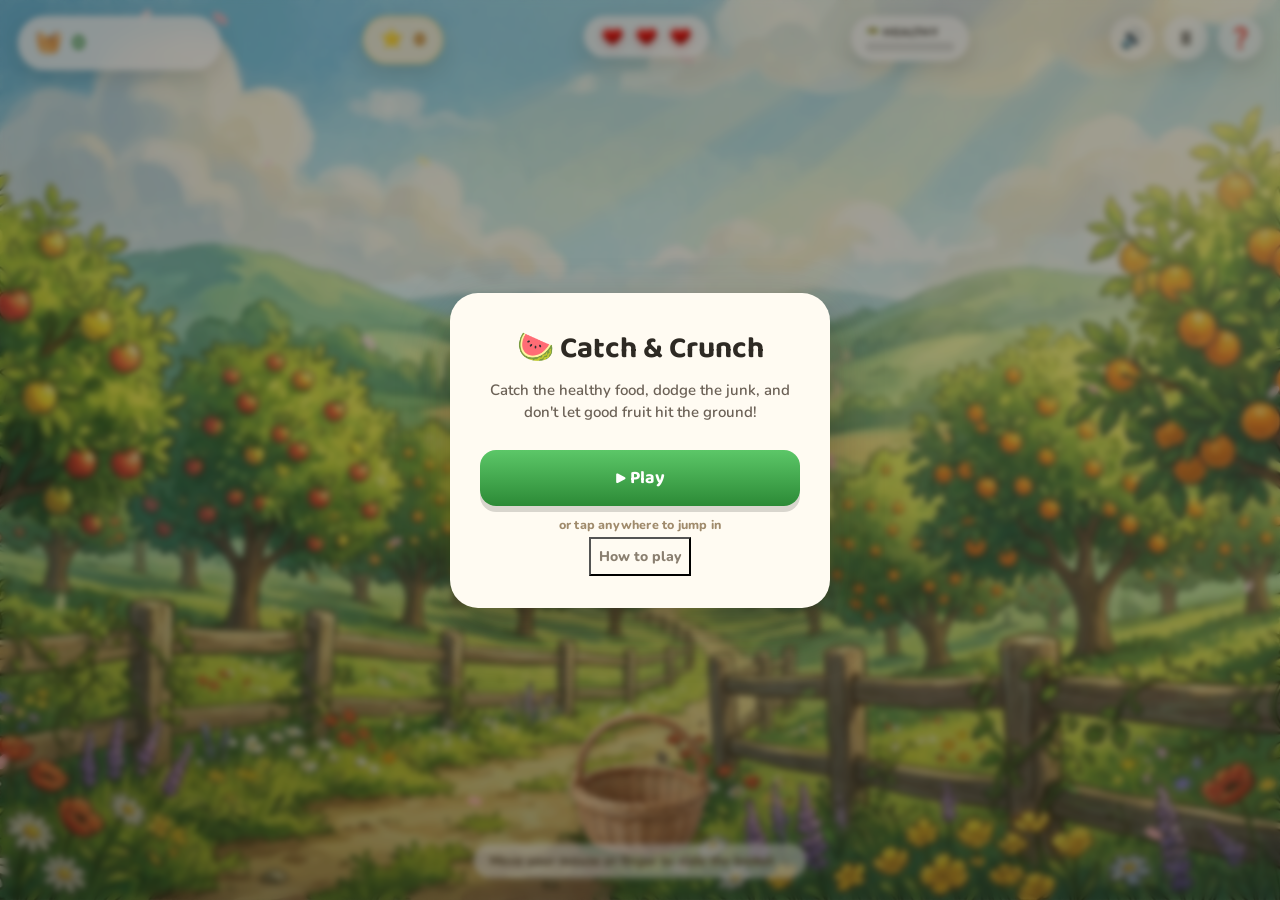
<file: index.html>
<!DOCTYPE html>
<html lang="en">

<head>
  <meta charset="UTF-8">
  <meta name="viewport" content="width=device-width, initial-scale=1.0, user-scalable=no">
  <title>Catch &amp; Crunch — Fruit Basket</title>
  <link rel="preconnect" href="https://fonts.googleapis.com">
  <link
    href="https://fonts.googleapis.com/css2?family=Baloo+2:wght@500;700;800&family=Nunito:wght@600;700;800&display=swap"
    rel="stylesheet">
  <link rel="stylesheet" href="style.css">
</head>

<body>
  <div id="app">
    <canvas id="game"></canvas>

    <div id="hud">
      <div class="pill" id="score-pill">
        🧺 <span id="score-val">0</span>
        <span id="combo-tag">x2 COMBO</span>
      </div>
      <div class="pill" id="best-pill" title="Personal Best Score">
        ⭐ <span id="best-val">0</span>
      </div>
      <div class="pill" id="lives">
        <img src="images/heart1.png" class="heart-img" alt="Life">
        <img src="images/heart1.png" class="heart-img" alt="Life">
        <img src="images/heart1.png" class="heart-img" alt="Life">
      </div>
      <div id="healthy-meter">
        <div id="healthy-label">🥗 Healthy</div>
        <div id="healthy-bar-wrap">
          <div id="healthy-bar-fill"></div>
        </div>
      </div>
      <div id="controls-right">
        <button class="icon-btn" id="sound-btn" title="Toggle Sound">🔊</button>
        <button class="icon-btn" id="pause-btn" title="Pause">⏸</button>
        <button class="icon-btn" id="help-btn" title="How to play">❓</button>
      </div>
    </div>

    <div id="hint">Move your mouse or finger to slide the basket →</div>

    <!-- COUNTDOWN -->
    <div id="countdown-overlay">
      <div id="countdown-num">3</div>
    </div>

    <!-- LEVEL UP BANNER -->
    <div id="level-up-banner">⚡ LEVEL UP!</div>

    <!-- NEW BEST BANNER -->
    <div id="new-best-banner">🏆 NEW BEST!</div>

    <!-- LOADER -->
    <div class="overlay show" id="loader-screen">
      <div class="card" id="loader-card">
        <div class="loader-fruit-bounce">🧺</div>
        <h2>Gathering Fresh Harvest...</h2>
        <p id="loader-status">Preparing orchard &amp; fresh items...</p>
        <div class="progress-bar-wrap">
          <div class="progress-bar-fill" id="loader-bar"></div>
        </div>
        <div id="loader-pct">0%</div>
      </div>
    </div>

    <!-- START -->
    <div class="overlay" id="start-screen">
      <div class="card">
        <h2>🍉 Catch &amp; Crunch</h2>
        <p>Catch the healthy food, dodge the junk, and don't let good fruit hit the ground!</p>
        <button class="btn btn-primary" id="play-btn">▶ Play</button>
        <div class="tap-hint">or tap anywhere to jump in</div>
        <button class="btn-ghost" id="rules-from-start">How to play</button>
      </div>
    </div>

    <!-- PAUSE -->
    <div class="overlay" id="pause-overlay">
      <div class="card">
        <h2>Paused</h2>
        <p>Take a breather. Your basket will wait for you.</p>
        <button class="btn btn-primary" id="resume-btn">▶ Resume</button>
        <button class="btn btn-secondary" id="restart-from-pause">↻ Restart</button>
      </div>
    </div>

    <!-- HELP -->
    <div class="overlay" id="help-overlay">
      <div class="card">
        <h2>How to Play</h2>
        <ul class="rules-list">
          <li><span class="rules-emoji">🍎</span> Catch healthy food in the basket → <b>+10 points</b></li>
          <li><span class="rules-emoji">🍩</span> Catch junk food by accident → <b>−10 points</b></li>
          <li><span class="rules-emoji">🔥</span> Catch healthy food in a row to build a <b>combo multiplier</b></li>
          <li><span class="rules-emoji">💔</span> Let healthy food fall to the ground → <b>lose 1 life</b></li>
          <li><span class="rules-emoji">🎮</span> Move the basket with your mouse, finger, or ← → arrow keys</li>
          <li><span class="rules-emoji">⚡</span> Things fall faster the longer you survive!</li>
        </ul>
        <button class="btn btn-primary" id="close-help">Got it!</button>
      </div>
    </div>

    <!-- GAME OVER -->
    <div class="overlay" id="gameover-overlay">
      <div class="card">
        <div id="new-record-badge" class="badge-ribbon hide">🏆 NEW BEST RECORD!</div>
        <h2>Basket's Full!</h2>
        <div id="final-label">YOUR SCORE</div>
        <div id="final-score">0</div>
        <div class="stats-row">
          <div class="stat-box">
            <div class="stat-num" id="stat-best">0</div>
            <div class="stat-lbl">ALL-TIME BEST</div>
          </div>
          <div class="stat-box">
            <div class="stat-num" id="stat-combo">0</div>
            <div class="stat-lbl">MAX COMBO</div>
          </div>
          <div class="stat-box">
            <div class="stat-num" id="stat-healthy">0</div>
            <div class="stat-lbl">HEALTHY CAUGHT</div>
          </div>
        </div>
        <button class="btn btn-primary" id="restart-from-over">↻ Play Again</button>
      </div>
    </div>
  </div>
  <script src="./script.js" defer></script>
</body>

</html>
</file>
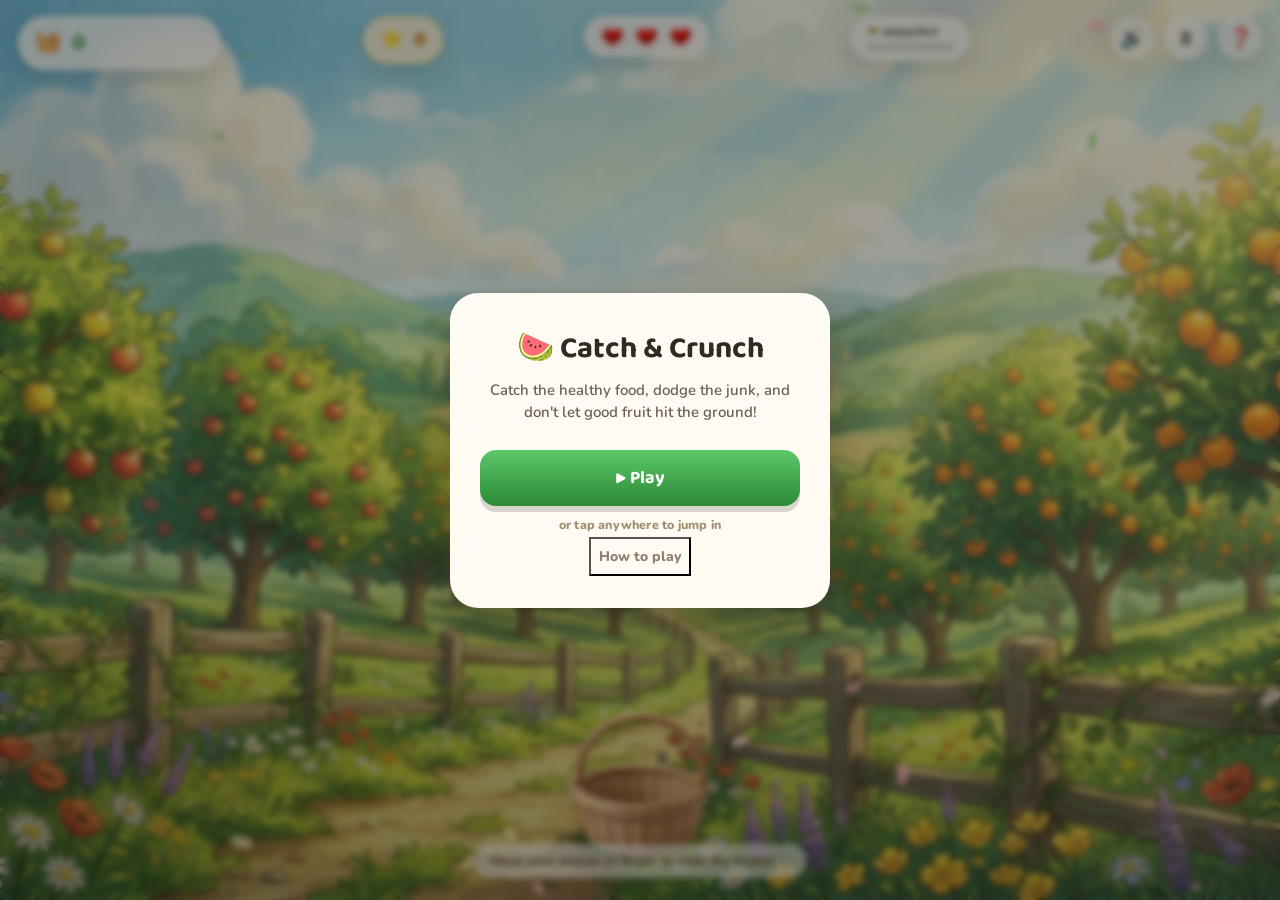
<file: fruit-catch.html>
<!DOCTYPE html>
<html lang="en">

<head>
  <meta charset="UTF-8">
  <meta name="viewport" content="width=device-width, initial-scale=1.0, user-scalable=no">
  <title>Catch &amp; Crunch — Fruit Basket</title>
  <link rel="preconnect" href="https://fonts.googleapis.com">
  <link
    href="https://fonts.googleapis.com/css2?family=Baloo+2:wght@500;700;800&family=Nunito:wght@600;700;800&display=swap"
    rel="stylesheet">
  <link rel="stylesheet" href="style.css">
</head>

<body>
  <div id="app">
    <canvas id="game"></canvas>

    <div id="hud">
      <div class="pill" id="score-pill">
        🧺 <span id="score-val">0</span>
        <span id="combo-tag">x2 COMBO</span>
      </div>
      <div class="pill" id="best-pill" title="Personal Best Score">
        ⭐ <span id="best-val">0</span>
      </div>
      <div class="pill" id="lives">
        <img src="images/heart1.png" class="heart-img" alt="Life">
        <img src="images/heart1.png" class="heart-img" alt="Life">
        <img src="images/heart1.png" class="heart-img" alt="Life">
      </div>
      <div id="healthy-meter">
        <div id="healthy-label">🥗 Healthy</div>
        <div id="healthy-bar-wrap">
          <div id="healthy-bar-fill"></div>
        </div>
      </div>
      <div id="controls-right">
        <button class="icon-btn" id="sound-btn" title="Toggle Sound">🔊</button>
        <button class="icon-btn" id="pause-btn" title="Pause">⏸</button>
        <button class="icon-btn" id="help-btn" title="How to play">❓</button>
      </div>
    </div>

    <div id="hint">Move your mouse or finger to slide the basket →</div>

    <!-- COUNTDOWN -->
    <div id="countdown-overlay">
      <div id="countdown-num">3</div>
    </div>

    <!-- LEVEL UP BANNER -->
    <div id="level-up-banner">⚡ LEVEL UP!</div>

    <!-- NEW BEST BANNER -->
    <div id="new-best-banner">🏆 NEW BEST!</div>

    <!-- LOADER -->
    <div class="overlay show" id="loader-screen">
      <div class="card" id="loader-card">
        <div class="loader-fruit-bounce">🧺</div>
        <h2>Gathering Fresh Harvest...</h2>
        <p id="loader-status">Preparing orchard &amp; fresh items...</p>
        <div class="progress-bar-wrap">
          <div class="progress-bar-fill" id="loader-bar"></div>
        </div>
        <div id="loader-pct">0%</div>
      </div>
    </div>

    <!-- START -->
    <div class="overlay" id="start-screen">
      <div class="card">
        <h2>🍉 Catch &amp; Crunch</h2>
        <p>Catch the healthy food, dodge the junk, and don't let good fruit hit the ground!</p>
        <button class="btn btn-primary" id="play-btn">▶ Play</button>
        <div class="tap-hint">or tap anywhere to jump in</div>
        <button class="btn-ghost" id="rules-from-start">How to play</button>
      </div>
    </div>

    <!-- PAUSE -->
    <div class="overlay" id="pause-overlay">
      <div class="card">
        <h2>Paused</h2>
        <p>Take a breather. Your basket will wait for you.</p>
        <button class="btn btn-primary" id="resume-btn">▶ Resume</button>
        <button class="btn btn-secondary" id="restart-from-pause">↻ Restart</button>
      </div>
    </div>

    <!-- HELP -->
    <div class="overlay" id="help-overlay">
      <div class="card">
        <h2>How to Play</h2>
        <ul class="rules-list">
          <li><span class="rules-emoji">🍎</span> Catch healthy food in the basket → <b>+10 points</b></li>
          <li><span class="rules-emoji">🍩</span> Catch junk food by accident → <b>−10 points</b></li>
          <li><span class="rules-emoji">🔥</span> Catch healthy food in a row to build a <b>combo multiplier</b></li>
          <li><span class="rules-emoji">💔</span> Let healthy food fall to the ground → <b>lose 1 life</b></li>
          <li><span class="rules-emoji">🎮</span> Move the basket with your mouse, finger, or ← → arrow keys</li>
          <li><span class="rules-emoji">⚡</span> Things fall faster the longer you survive!</li>
        </ul>
        <button class="btn btn-primary" id="close-help">Got it!</button>
      </div>
    </div>

    <!-- GAME OVER -->
    <div class="overlay" id="gameover-overlay">
      <div class="card">
        <div id="new-record-badge" class="badge-ribbon hide">🏆 NEW BEST RECORD!</div>
        <h2>Basket's Full!</h2>
        <div id="final-label">YOUR SCORE</div>
        <div id="final-score">0</div>
        <div class="stats-row">
          <div class="stat-box">
            <div class="stat-num" id="stat-best">0</div>
            <div class="stat-lbl">ALL-TIME BEST</div>
          </div>
          <div class="stat-box">
            <div class="stat-num" id="stat-combo">0</div>
            <div class="stat-lbl">MAX COMBO</div>
          </div>
          <div class="stat-box">
            <div class="stat-num" id="stat-healthy">0</div>
            <div class="stat-lbl">HEALTHY CAUGHT</div>
          </div>
        </div>
        <button class="btn btn-primary" id="restart-from-over">↻ Play Again</button>
      </div>
    </div>
  </div>
  <script src="./game.js" defer></script>
</body>

</html>
</file>
<file: style.css>
:root {
    --sky-top: #FFF3D6;
    --sky-bottom: #8FD3F4;
    --ink: #2E2A24;
    --good: #3FAE4B;
    --good-dark: #2C8A36;
    --bad: #FF5A5F;
    --bad-dark: #D6373C;
    --wood: #B67B4A;
    --wood-dark: #7C5335;
    --cream: #FFFBF2;
    --glass: rgba(255, 255, 255, 0.62);
    --glass-strong: rgba(255, 255, 255, 0.85);
    --shadow: 0 8px 24px rgba(76, 54, 25, 0.18);
}

* {
    box-sizing: border-box;
}

html,
body {
    margin: 0;
    padding: 0;
    height: 100%;
    overflow: hidden;
    font-family: 'Nunito', sans-serif;
    -webkit-tap-highlight-color: transparent;
    touch-action: none;
}

#app {
    position: relative;
    width: 100vw;
    height: 100vh;
    background: #7ec4ea url('background.jpg') no-repeat center bottom / cover;
    overflow: hidden;
}

#app::before {
    content: '';
    position: absolute;
    inset: 0;
    background:
        radial-gradient(ellipse at 85% 15%, rgba(255, 255, 235, 0.25) 0%, rgba(255, 255, 240, 0.05) 50%, rgba(20, 40, 15, 0.18) 100%),
        linear-gradient(180deg, rgba(255, 255, 255, 0.08) 0%, transparent 45%, rgba(30, 45, 15, 0.2) 100%);
    pointer-events: none;
    z-index: 1;
}

canvas {
    position: relative;
    z-index: 2;
    display: block;
    width: 100%;
    height: 100%;
}

h1,
h2,
.title-font {
    font-family: 'Baloo 2', cursive;
}

/* ---------- HUD ---------- */
#hud {
    position: absolute;
    top: 0;
    left: 0;
    right: 0;
    display: flex;
    justify-content: space-between;
    align-items: flex-start;
    padding: 16px 18px;
    pointer-events: none;
    z-index: 20;
}

.pill {
    pointer-events: auto;
    background: rgba(255, 255, 255, 0.78);
    backdrop-filter: blur(12px);
    -webkit-backdrop-filter: blur(12px);
    border: 1px solid rgba(255, 255, 255, 0.7);
    border-radius: 999px;
    box-shadow: 0 8px 24px rgba(40, 30, 15, 0.16);
    display: flex;
    align-items: center;
    gap: 10px;
    padding: 8px 16px;
}

#score-pill {
    font-family: 'Baloo 2';
    font-weight: 700;
    font-size: 22px;
    color: var(--ink);
}

#score-pill span#score-val {
    color: var(--good-dark);
    min-width: 34px;
    display: inline-block;
}

#combo-tag {
    font-family: 'Nunito';
    font-weight: 800;
    font-size: 13px;
    color: #B8590A;
    background: #FFE1B0;
    border-radius: 999px;
    padding: 3px 10px;
    opacity: 0;
    transform: scale(0.8);
    transition: opacity .2s ease, transform .2s ease;
}

#combo-tag.show {
    opacity: 1;
    transform: scale(1);
}

#best-pill {
    font-family: 'Baloo 2';
    font-weight: 700;
    font-size: 19px;
    color: #9E6B08;
    background: rgba(255, 245, 220, 0.85);
    border: 1px solid rgba(255, 215, 0, 0.5);
}

#best-pill span#best-val {
    color: #B86B05;
    font-weight: 800;
}

#lives {
    display: flex;
    gap: 7px;
    align-items: center;
    padding: 6px 14px;
}

.heart-img {
    width: 27px;
    height: 27px;
    object-fit: contain;
    filter: drop-shadow(0 3px 5px rgba(220, 30, 30, 0.4));
    transition: transform 0.35s cubic-bezier(0.34, 1.56, 0.64, 1), opacity 0.3s ease, filter 0.35s ease;
    animation: heart-idle 2.6s ease-in-out infinite;
}

.heart-img:nth-child(2) {
    animation-delay: 0.25s;
}

.heart-img:nth-child(3) {
    animation-delay: 0.5s;
}

@keyframes heart-idle {

    0%,
    100% {
        transform: scale(1);
    }

    14% {
        transform: scale(1.12);
    }

    28% {
        transform: scale(1);
    }

    42% {
        transform: scale(1.08);
    }

    56% {
        transform: scale(1);
    }
}

.heart-img.lost {
    transform: scale(0.2) rotate(-30deg);
    opacity: 0.15;
    filter: grayscale(1) drop-shadow(none);
}

.heart-img.danger {
    animation: heart-danger 0.7s ease-in-out infinite !important;
}

@keyframes heart-danger {

    0%,
    100% {
        transform: scale(1);
        filter: drop-shadow(0 0 6px #FF1744);
    }

    50% {
        transform: scale(1.24);
        filter: drop-shadow(0 0 14px #D50000);
    }
}

#controls-right {
    display: flex;
    gap: 10px;
}

.icon-btn {
    pointer-events: auto;
    width: 44px;
    height: 44px;
    border-radius: 50%;
    border: none;
    cursor: pointer;
    background: var(--glass);
    backdrop-filter: blur(10px);
    -webkit-backdrop-filter: blur(10px);
    box-shadow: var(--shadow);
    font-size: 20px;
    display: flex;
    align-items: center;
    justify-content: center;
    color: var(--ink);
    transition: transform .12s ease, background .2s ease;
}

.icon-btn:active {
    transform: scale(0.88);
}

.icon-btn:hover {
    background: var(--glass-strong);
}

/* ---------- Overlays ---------- */
.overlay {
    position: absolute;
    inset: 0;
    display: flex;
    align-items: center;
    justify-content: center;
    background: rgba(30, 24, 15, 0.42);
    backdrop-filter: blur(3px);
    z-index: 40;
    opacity: 0;
    pointer-events: none;
    transition: opacity .25s ease;
}

.overlay.show {
    opacity: 1;
    pointer-events: auto;
}

.card {
    background: var(--cream);
    border-radius: 28px;
    padding: 32px 30px;
    max-width: 380px;
    width: 88%;
    text-align: center;
    box-shadow: 0 20px 50px rgba(40, 25, 10, 0.35);
    transform: translateY(14px) scale(0.97);
    transition: transform .28s cubic-bezier(.2, 1.4, .4, 1);
}

.overlay.show .card {
    transform: translateY(0) scale(1);
}

.card h2 {
    margin: 0 0 6px;
    font-size: 30px;
    color: var(--ink);
}

.card p {
    margin: 0 0 18px;
    color: #6b6156;
    line-height: 1.5;
    font-weight: 600;
    font-size: 15px;
}

.btn {
    font-family: 'Baloo 2';
    font-weight: 700;
    font-size: 18px;
    border: none;
    border-radius: 16px;
    padding: 14px 26px;
    cursor: pointer;
    color: #fff;
    width: 100%;
    box-shadow: 0 6px 0 rgba(0, 0, 0, 0.15);
    transition: transform .08s ease, box-shadow .08s ease;
    margin-top: 8px;
}

.btn:active {
    transform: translateY(4px);
    box-shadow: 0 2px 0 rgba(0, 0, 0, 0.15);
}

.btn-primary {
    background: linear-gradient(180deg, #5CC768, var(--good-dark));
}

.btn-secondary {
    background: linear-gradient(180deg, #8FA0AE, #5C6D7A);
}

.btn-ghost {
    background: transparent;
    color: #8a7f70;
    box-shadow: none;
    font-family: 'Nunito';
    font-weight: 800;
    font-size: 14px;
    padding: 8px;
    margin-top: 4px;
}

.btn-ghost:active {
    transform: none;
}

.tap-hint {
    font-weight: 800;
    font-size: 12.5px;
    color: #a08b6c;
    margin-top: 10px;
    letter-spacing: .2px;
    animation: pulse-hint 1.8s ease-in-out infinite;
}

@keyframes pulse-hint {

    0%,
    100% {
        opacity: 0.55;
    }

    50% {
        opacity: 1;
    }
}

#start-screen,
#gameover-overlay {
    cursor: pointer;
}

#start-screen .card,
#gameover-overlay .card {
    cursor: default;
}

.rules-list {
    text-align: left;
    list-style: none;
    padding: 0;
    margin: 0 0 18px;
}

.rules-list li {
    display: flex;
    align-items: flex-start;
    gap: 10px;
    font-weight: 700;
    color: var(--ink);
    font-size: 14.5px;
    padding: 8px 0;
    border-bottom: 1px dashed #e6dcc9;
}

.rules-list li:last-child {
    border-bottom: none;
}

.rules-emoji {
    font-size: 22px;
    line-height: 1;
}

#final-score {
    font-family: 'Baloo 2';
    font-size: 56px;
    color: var(--good-dark);
    margin: 4px 0 2px;
    line-height: 1;
}

#final-label {
    font-weight: 800;
    color: #a08b6c;
    font-size: 13px;
    letter-spacing: .5px;
}

.badge-ribbon {
    display: inline-block;
    background: linear-gradient(135deg, #FFD700, #FFA000);
    color: #5D3500;
    font-weight: 800;
    font-size: 13px;
    padding: 5px 16px;
    border-radius: 999px;
    letter-spacing: 0.5px;
    box-shadow: 0 4px 14px rgba(255, 179, 0, 0.45);
    margin-bottom: 10px;
    animation: bounce-badge 1s ease-in-out infinite;
}

.badge-ribbon.hide {
    display: none;
}

@keyframes bounce-badge {

    0%,
    100% {
        transform: translateY(0);
    }

    50% {
        transform: translateY(-4px);
    }
}

.stats-row {
    display: flex;
    justify-content: center;
    gap: 12px;
    margin: 14px 0 16px;
}

.stat-box {
    flex: 1;
    background: rgba(0, 0, 0, 0.04);
    border: 1px solid rgba(0, 0, 0, 0.07);
    border-radius: 16px;
    padding: 10px 8px;
}

.stat-num {
    font-family: 'Baloo 2', cursive;
    font-size: 26px;
    font-weight: 700;
    color: var(--ink);
    line-height: 1.1;
}

.stat-lbl {
    font-size: 11px;
    font-weight: 800;
    color: #938575;
    letter-spacing: 0.4px;
}

/* mobile touch hint */
#hint {
    position: absolute;
    bottom: 22px;
    left: 50%;
    transform: translateX(-50%);
    font-weight: 800;
    color: #5a4a2f;
    background: rgba(255, 255, 255, 0.55);
    padding: 8px 16px;
    border-radius: 999px;
    font-size: 13px;
    z-index: 15;
    opacity: 1;
    transition: opacity .6s ease;
    pointer-events: none;
}

#hint.hide {
    opacity: 0;
}

/* ---------- LOADER SCREEN ---------- */
#loader-screen {
    position: absolute;
    inset: 0;
    z-index: 100;
    display: flex;
    align-items: center;
    justify-content: center;
    background: radial-gradient(circle at 50% 38%, rgba(255, 252, 242, 0.98) 0%, rgba(240, 230, 210, 0.98) 100%);
    backdrop-filter: blur(20px);
    -webkit-backdrop-filter: blur(20px);
    opacity: 1;
    pointer-events: auto;
    transition: opacity 0.5s ease;
}

#loader-card {
    background: var(--cream);
    border-radius: 28px;
    padding: 38px 30px;
    max-width: 380px;
    width: 88%;
    text-align: center;
    box-shadow: 0 20px 50px rgba(50, 35, 15, 0.25);
    border: 1px solid rgba(255, 255, 255, 0.8);
}

.loader-fruit-bounce {
    font-size: 56px;
    margin-bottom: 8px;
    display: inline-block;
    filter: drop-shadow(0 6px 12px rgba(90, 60, 25, 0.25));
    animation: basket-rock 1.3s ease-in-out infinite;
}

@keyframes basket-rock {

    0%,
    100% {
        transform: translateY(0) rotate(0deg) scale(1);
    }

    25% {
        transform: translateY(-10px) rotate(-6deg) scale(1.05);
    }

    75% {
        transform: translateY(-4px) rotate(6deg) scale(1.03);
    }
}

#loader-status {
    font-size: 14px;
    color: #8c7e6c;
    margin: 6px 0 14px;
    font-weight: 700;
}

.progress-bar-wrap {
    width: 100%;
    height: 16px;
    background: #e8ded0;
    border-radius: 999px;
    overflow: hidden;
    margin: 12px 0 8px;
    box-shadow: inset 0 2px 4px rgba(60, 40, 15, 0.14);
}

.progress-bar-fill {
    height: 100%;
    width: 0%;
    background: linear-gradient(90deg, #60d06d, #279133);
    border-radius: 999px;
    transition: width 0.2s ease-out;
    box-shadow: 0 0 10px rgba(70, 190, 80, 0.5);
}

#loader-pct {
    font-family: 'Baloo 2', cursive;
    font-size: 17px;
    font-weight: 700;
    color: var(--good-dark);
}

/* ---------- SCORE PULSE ---------- */
#score-val {
    transition: transform 0.15s cubic-bezier(0.34, 1.56, 0.64, 1);
}
#score-val.pulse {
    transform: scale(1.4);
}

/* ---------- HEALTHY METER ---------- */
#healthy-meter {
    pointer-events: none;
    display: flex;
    flex-direction: column;
    align-items: flex-start;
    gap: 3px;
    padding: 8px 14px;
    background: rgba(255, 255, 255, 0.78);
    backdrop-filter: blur(12px);
    -webkit-backdrop-filter: blur(12px);
    border: 1px solid rgba(255, 255, 255, 0.7);
    border-radius: 999px;
    box-shadow: 0 8px 24px rgba(40, 30, 15, 0.16);
}

#healthy-label {
    font-size: 11px;
    font-weight: 800;
    color: var(--ink);
    letter-spacing: 0.4px;
    text-transform: uppercase;
    font-family: 'Nunito', sans-serif;
}

#healthy-bar-wrap {
    width: 88px;
    height: 9px;
    background: rgba(0, 0, 0, 0.1);
    border-radius: 999px;
    overflow: hidden;
    box-shadow: inset 0 1px 3px rgba(0, 0, 0, 0.2);
}

#healthy-bar-fill {
    height: 100%;
    width: 0%;
    background: linear-gradient(90deg, #60d06d, #3FAE4B);
    border-radius: 999px;
    transition: width 0.35s cubic-bezier(0.4, 0, 0.2, 1);
    box-shadow: 0 0 8px rgba(70, 190, 80, 0.5);
}

/* ---------- COUNTDOWN ---------- */
#countdown-overlay {
    position: absolute;
    inset: 0;
    z-index: 50;
    display: flex;
    align-items: center;
    justify-content: center;
    pointer-events: none;
}

#countdown-num {
    font-family: 'Baloo 2', cursive;
    font-size: 180px;
    font-weight: 800;
    color: #fff;
    text-shadow: 0 0 60px rgba(255, 255, 255, 0.6), 0 8px 32px rgba(0, 0, 0, 0.45);
    opacity: 0;
    transform: scale(2);
}

#countdown-num.pop {
    animation: countdown-pop 0.85s cubic-bezier(0.34, 1.56, 0.64, 1) forwards;
}

@keyframes countdown-pop {
    0%   { opacity: 0; transform: scale(2.2); }
    20%  { opacity: 1; transform: scale(0.9); }
    50%  { opacity: 1; transform: scale(1.05); }
    80%  { opacity: 1; transform: scale(1); }
    100% { opacity: 0; transform: scale(0.7); }
}

/* ---------- LEVEL UP BANNER ---------- */
#level-up-banner {
    position: absolute;
    left: 50%;
    top: 30%;
    transform: translateX(-50%) scale(0);
    z-index: 45;
    pointer-events: none;
    font-family: 'Baloo 2', cursive;
    font-size: 52px;
    font-weight: 800;
    color: #fff;
    text-shadow: 0 0 30px rgba(255, 200, 0, 0.9), 0 4px 20px rgba(0, 0, 0, 0.5);
    white-space: nowrap;
    opacity: 0;
}

#level-up-banner.show {
    animation: banner-pop 1.8s cubic-bezier(0.34, 1.56, 0.64, 1) forwards;
}

/* ---------- NEW BEST BANNER ---------- */
#new-best-banner {
    position: absolute;
    left: 50%;
    top: 20%;
    transform: translateX(-50%) scale(0);
    z-index: 45;
    pointer-events: none;
    font-family: 'Baloo 2', cursive;
    font-size: 40px;
    font-weight: 800;
    color: #FFD700;
    text-shadow: 0 0 20px rgba(255, 210, 0, 0.8), 0 4px 14px rgba(0, 0, 0, 0.5);
    white-space: nowrap;
    opacity: 0;
}

#new-best-banner.show {
    animation: banner-pop 2.2s cubic-bezier(0.34, 1.56, 0.64, 1) forwards;
}

@keyframes banner-pop {
    0%   { opacity: 0; transform: translateX(-50%) scale(0.3) rotate(-8deg); }
    20%  { opacity: 1; transform: translateX(-50%) scale(1.1) rotate(2deg); }
    40%  { transform: translateX(-50%) scale(0.97) rotate(0deg); }
    60%  { opacity: 1; transform: translateX(-50%) scale(1); }
    85%  { opacity: 1; transform: translateX(-50%) scale(1) translateY(0); }
    100% { opacity: 0; transform: translateX(-50%) scale(0.8) translateY(-40px); }
}

/* ---------- FOOD FACT TOAST ---------- */
.food-fact-toast {
    position: absolute;
    bottom: 80px;
    left: 50%;
    transform: translateX(-50%);
    background: rgba(255, 255, 255, 0.92);
    backdrop-filter: blur(10px);
    border: 1px solid rgba(255, 200, 100, 0.5);
    border-radius: 999px;
    padding: 10px 22px;
    font-family: 'Nunito', sans-serif;
    font-weight: 800;
    font-size: 13.5px;
    color: #5a3a0a;
    box-shadow: 0 8px 24px rgba(80, 50, 10, 0.2);
    z-index: 30;
    pointer-events: none;
    white-space: nowrap;
    animation: toast-in-out 3.2s ease forwards;
}

/* ---------- CHALLENGE TOAST ---------- */
.challenge-toast {
    position: absolute;
    top: 80px;
    left: 50%;
    transform: translateX(-50%);
    background: linear-gradient(135deg, rgba(255,245,200,0.95), rgba(255,220,100,0.92));
    backdrop-filter: blur(10px);
    border: 2px solid rgba(255, 190, 50, 0.7);
    border-radius: 20px;
    padding: 10px 24px;
    font-family: 'Nunito', sans-serif;
    font-weight: 800;
    font-size: 14px;
    color: #6B4700;
    box-shadow: 0 8px 28px rgba(200, 140, 0, 0.3);
    z-index: 30;
    pointer-events: none;
    white-space: nowrap;
    animation: toast-slide-in 0.45s cubic-bezier(0.34, 1.56, 0.64, 1) forwards;
}

.challenge-toast span {
    color: #B8590A;
    margin-right: 4px;
}

@keyframes toast-in-out {
    0%   { opacity: 0; transform: translateX(-50%) translateY(16px); }
    12%  { opacity: 1; transform: translateX(-50%) translateY(0); }
    78%  { opacity: 1; transform: translateX(-50%) translateY(0); }
    100% { opacity: 0; transform: translateX(-50%) translateY(-10px); }
}

@keyframes toast-slide-in {
    0%   { opacity: 0; transform: translateX(-50%) scale(0.8) translateY(-12px); }
    100% { opacity: 1; transform: translateX(-50%) scale(1) translateY(0); }
}
</file>
